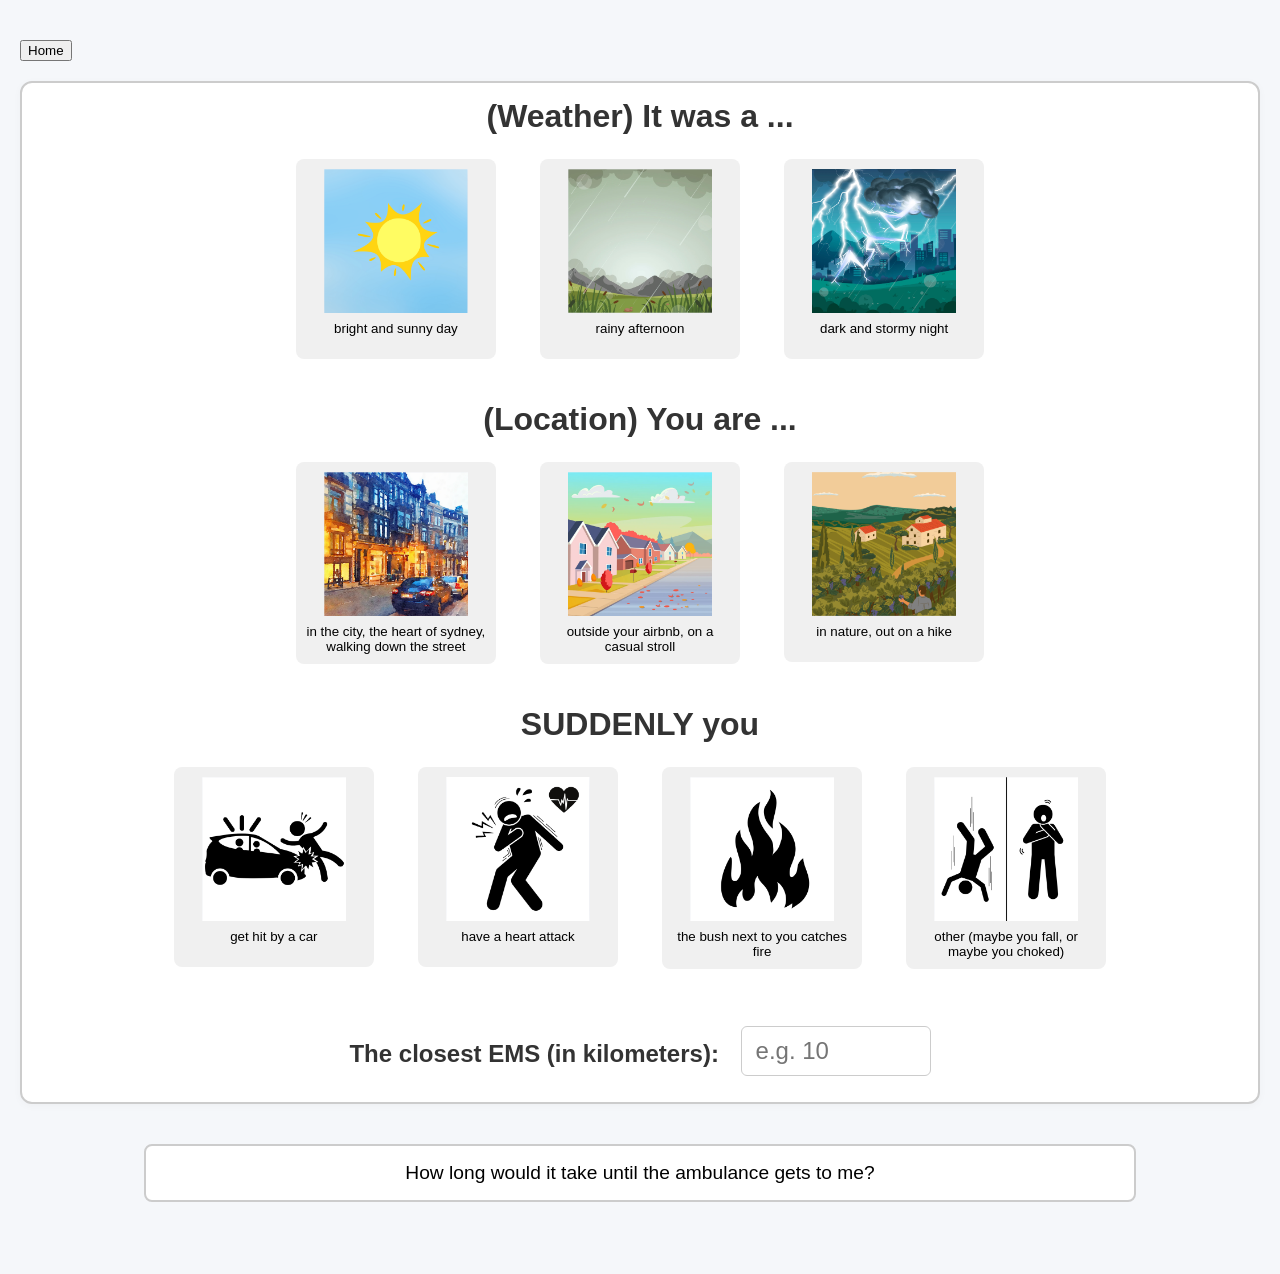
<file: scenario_builder/index.html>
<!-- VIS 1: Simulated Response Time  -->
<!DOCTYPE html>
<html lang="en">
<head>
    <meta charset="UTF-8">
    <meta name="viewport" content="width=device-width, initial-scale=1.0">
    <link rel="stylesheet" href="scenario_builder.css" />
    <link rel="icon" href="../assets/favicon.svg" type="image/svg+xml" />
    <script src="https://d3js.org/d3.v7.min.js"></script>
    <title>Scenario Builder</title>
</head>
<body>
    <!-- HOME button -->
    <button id="home" onclick="location.href='../index.html'">
        Home
    </button>

    <!-- Scenario Building Begins -->
    <div id="buttons-numbers">
        <div id="scenario-container"></div>
        <!-- Distance Input Field -->
        <div id="distance-input-wrapper">
            <label for="distance-input">
                The closest EMS (in kilometers):
            </label>
            <input 
                type="number" 
                id="distance-input" 
                placeholder="e.g. 10" 
                min="5" 
                max="50"
            >
        </div>
    </div>
    

    <div class="plot-button">
        <button id="plot">
            How long would it take until the ambulance gets to me?
        </button>
    </div>
    
    <div id="warning"></div>

    <div id="chart">
        <div id="scatterplot-options">
            <div id="toggles-wrapper" class="toggles-wrapper"></div>
    
            <div id="distance-input-slider">
                <label for="distance-input">
                    Distance from incident (in kilometers):
                    <span id="distance-value">25</span> km
                </label>
                <input 
                    type="range" 
                    id="distance-input" 
                    min="5" 
                    max="50"
                >
            </div>
        </div>
        <svg id="scatterplot"></svg>
        <p>It seems like no matter what options we chose the scatter plot shows a very uniform relationship between 
            the distance response time.</p>
    </div>
    
    
    <script src="simulation.js"></script>
    
</body>
</html>
</file>
<file: scenario_builder/scenario_builder.css>
/* General Page Style */
body {
    font-family: Arial, sans-serif;
    background-color: #f5f7fa;
    margin: 0;
    padding: 40px 20px;
    color: #333;
}

/* BUTTONS */
#buttons-numbers {
    border: 2px solid #ccc; /* Gray border */
    border-radius: 12px;
    padding: 10px;
    margin: 20px 0 40px 0; /* top: 20px, bottom: 40px */
    background-color: #ffffff;
    box-shadow: 0 2px 8px rgba(0, 0, 0, 0.03);
}

.scenario-button {
    text-align: center;
    margin: 0px 0 20px 0; /* top: 20px, bottom: 40px */
    padding: 5px;
    background-color: #ffffff;
}
.scenario-button h3 {
    margin: 0px 0 12px 0; /* top: 8px, bottom: 12px */
    font-size: 200%;
}
.button-wrapper {
    display: inline-block;
    padding: 1%;
    margin: 0 10px;
}
.button-wrapper button {
    display: flex;
    flex-direction: column;
    align-items: center;
    border: none;
    background-color: #f0f0f0;
    padding: 10px;
    border-radius: 8px;
    cursor: pointer;
    width: 200px; /* fixed width for consistency */
    aspect-ratio: 1 / 1; /* match width for square shape */
    transition: transform 0.2s ease, background-color 0.2s ease, border 0.2s ease;
    box-sizing: border-box; /* ensures padding doesn't exceed size */
}
.button-wrapper button.selected {
    border: 1.5px solid #cb6767;
    box-shadow: 0 0 8px #cb6767;
}
.button-wrapper button:hover {
    background-color: #cb6767;
    transform: scale(1.1);
    transition: transform 0.2s ease, background-color 0.2s ease;
}
.button-wrapper button img {
    width: 80%;
    aspect-ratio: 1 / 1;
    object-fit: cover; /* ensures square shape */
    margin-bottom: 8px;
}

/* DISTANCE INPUT */
#distance-input-wrapper {
    text-align: center;
    margin-top: 30px;
    padding: 10px;
    background-color: #ffffff;
}
#distance-input-wrapper label {
    font-size: 1.5rem;   /* bigger label text */
    margin-right: 15px;
    font-weight: bold;
    vertical-align: middle;
}
#distance-input-wrapper input {
    padding: 10px 14px;     /* bigger padding for bigger input */
    border-radius: 6px;
    border: 1.5px solid #ccc;
    width: 160px;           /* wider input */
    font-size: 1.5rem;      /* bigger input text */
    vertical-align: middle;
}

/* PLOT button */
.plot-button {
    display: flex;
    justify-content: center;
    margin: 2rem 0;
}
.plot-button button#plot {
    width: 80%;
    padding: 1rem 2rem;
    background-color: white; /* lighter than #cb6767 */
    color: black;
    border: 2px solid #ccc;
    border-radius: 8px;
    font-size: 1.2rem;
    cursor: pointer;
    transition: background-color 0.3s ease, transform 0.3s ease;
}
.plot-button button#plot:hover {
    background-color: #cb6767;
    transform: scale(1.05);
}

/* Warning */
#warning {
    display: none; /* update to flex with js*/
    justify-content: center;
    align-items: center;
    margin: 20px auto;
    padding: 15px 20px;
    max-width: 600px;
    font-size: 1.2rem;
    font-weight: 500;
    border: 2px solid #cb6767;
    background-color: #ffe6e6;
    color: #cb0000;
    border-radius: 8px;
    text-align: center;
}

/* One big box for toggles + slider */
#scatterplot-options {
    display: flex;
    flex-direction: column;
    gap: 20px;
    padding: 20px;
    max-width: 900px;
    width: 100%;
}

/* toggles inside */
.toggles-wrapper {
    display: flex;
    flex-wrap: wrap;
    justify-content: space-between;
    gap: 20px;
    padding: 10px;
    border-radius: 8px;
    background-color: #f9f9f9;
}

/* individual toggle container */
.toggle-container {
    flex: 1;
    min-width: 150px;
    max-width: 300px;
    display: flex;
    flex-direction: column;
    align-items: flex-start;
    font-size: 1.1rem;
}

.toggle-container select {
    width: 100%;
    font-size: 1rem;
    padding: 6px 10px;
    border-radius: 6px;
    margin-top: 5px;
}

/* Slider styling */
#distance-input-slider {
    display: flex;
    flex-direction: column;
    align-items: flex-start;
    padding: 10px;
    background-color: #f9f9f9;
    border-radius: 8px;
}

#distance-input-slider label {
    font-size: 1rem;
    margin-bottom: 10px;
    font-weight: 500;
}

#distance-input {
    width: 100%;
    margin-bottom: 6px;
}

#distance-value {
    font-weight: bold;
    color: #cb6767;
}

/* CHART */
#chart {
    display: none; /* WILL UPDATE TO FLEX USING JS */
    flex-direction: column;
    justify-content: center;
    align-items: center;
    width: 100%;
    margin-top: 30px;
    border: 2px solid #cb6767; /* Red border around everything */
    border-radius: 12px;
}
/* General SVG text styling */
.chart text {
    font-family: sans-serif;
    font-size: 12px;
}

/* Axis labels */
.axis-label {
    text-anchor: middle;
    font-size: 14px;
    fill: #333;
}

/* Scatter dots */
.scatter-dot {
    fill: #1f77b4;
    opacity: 0.7;
}

/* Regression line */
.regression-line {
    fill: none;
    stroke: red;
    stroke-width: 2;
}

/* Predicted point */
.predicted-dot {
    fill: red;
}

/* Prediction label */
#predictedTime {
    fill: red;
    font-size: 100%;
    font-weight: bold;
}

.predicted-bg {
    fill: white;
    opacity: 0.7;
    border: 1px solid #ccc;
    rx: 4; /* Optional: rounded corners */
}
</file>
